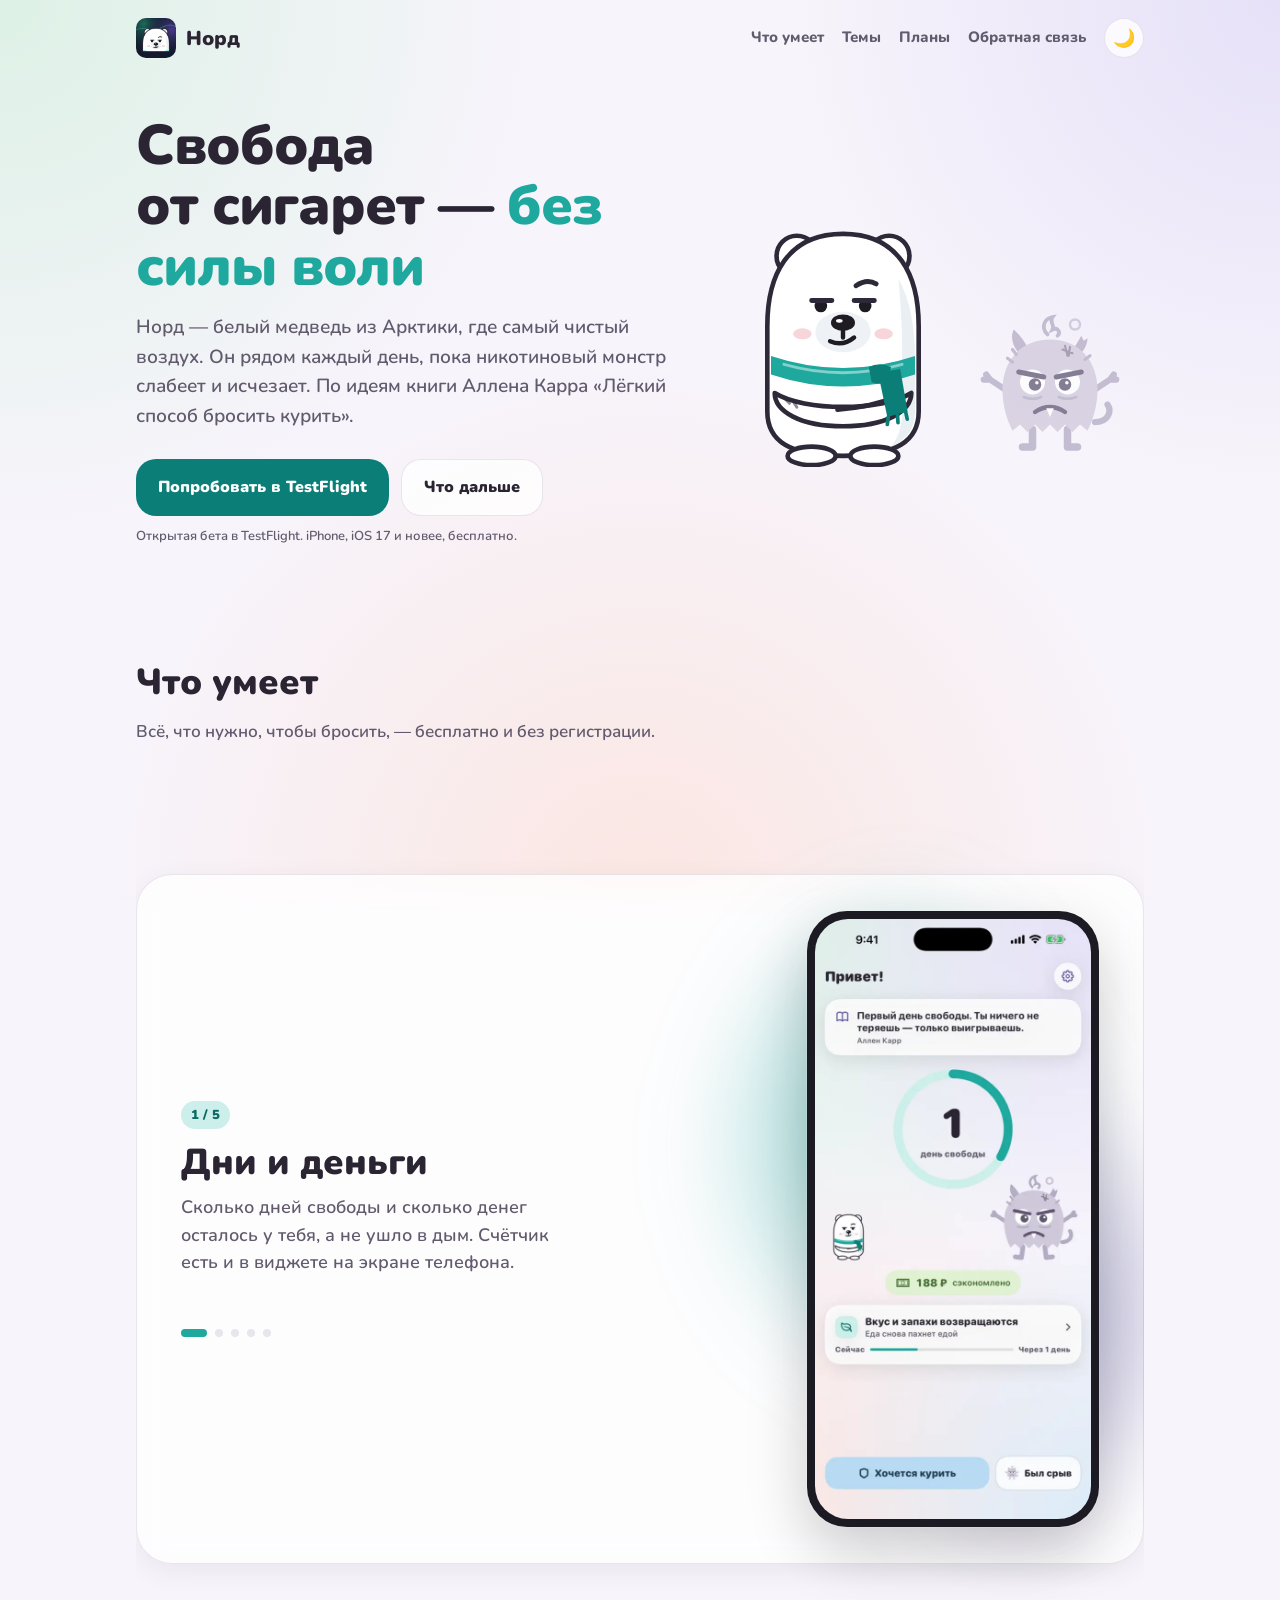
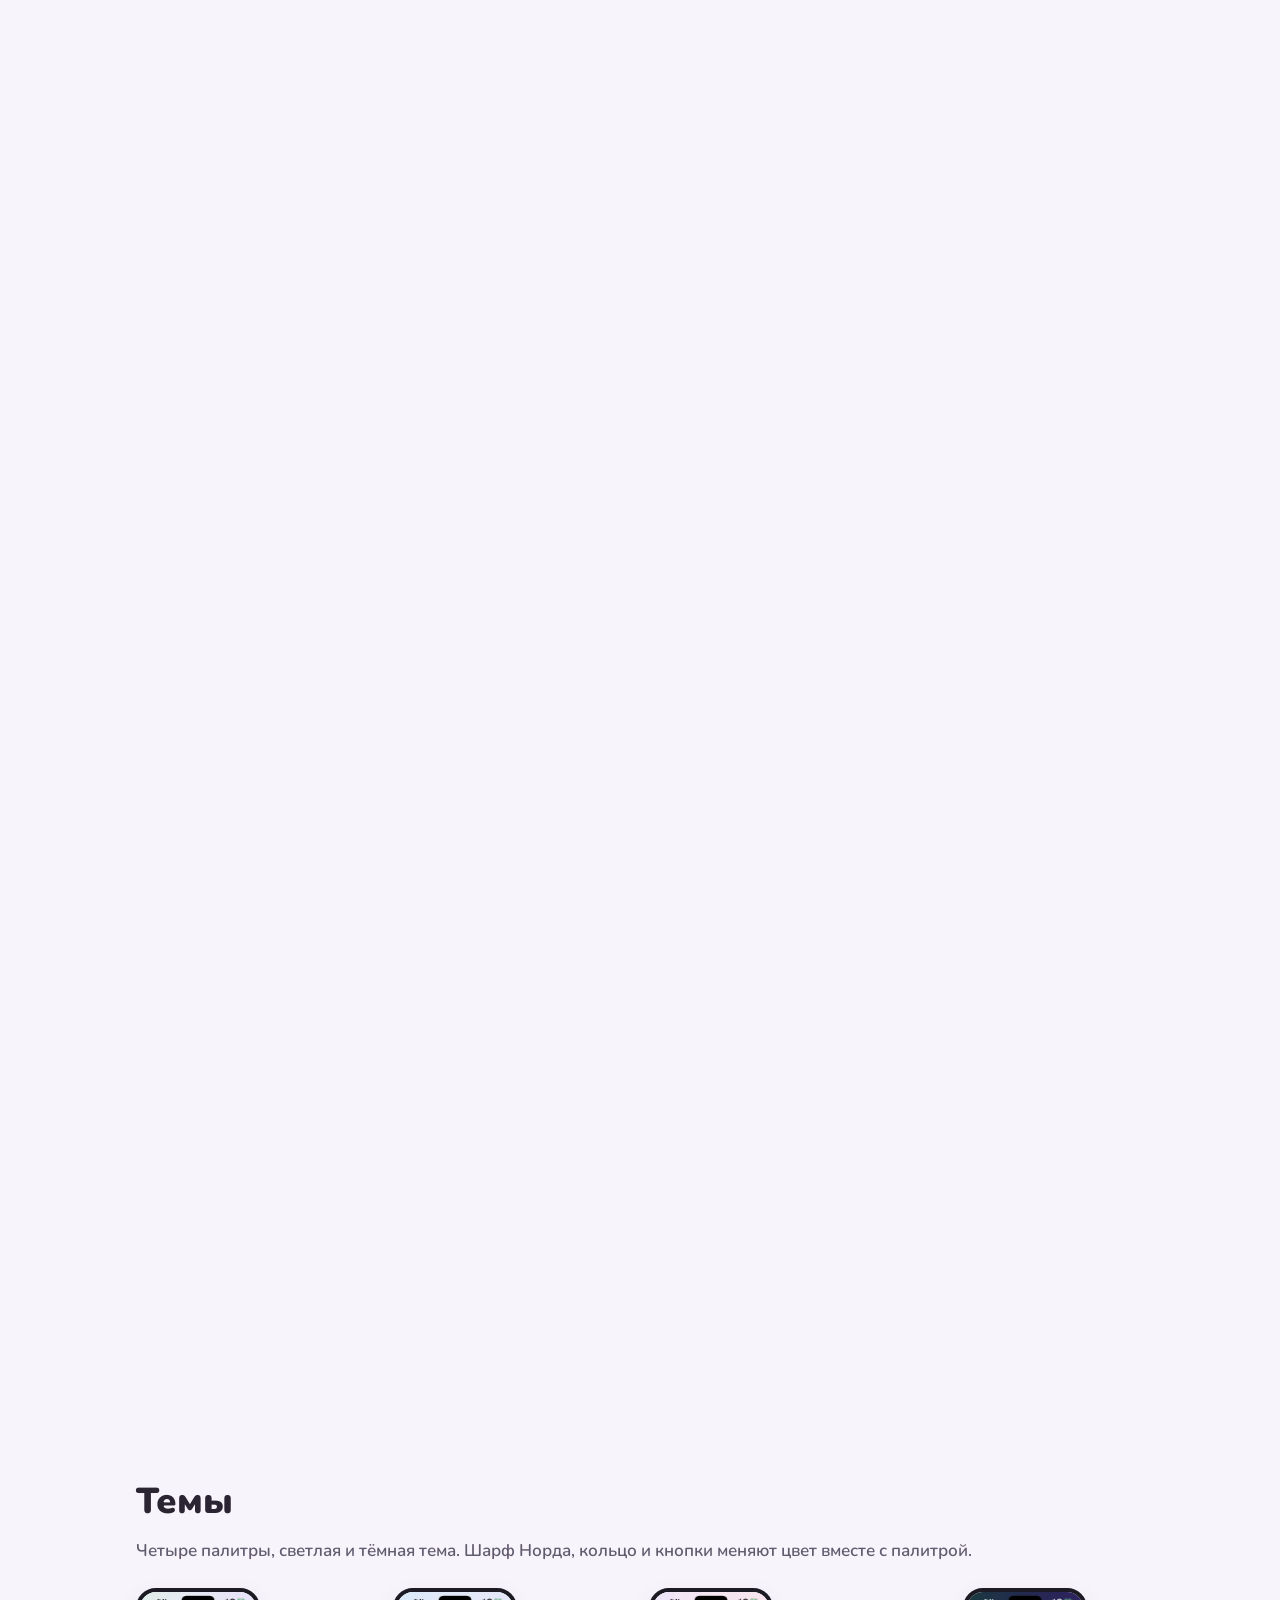
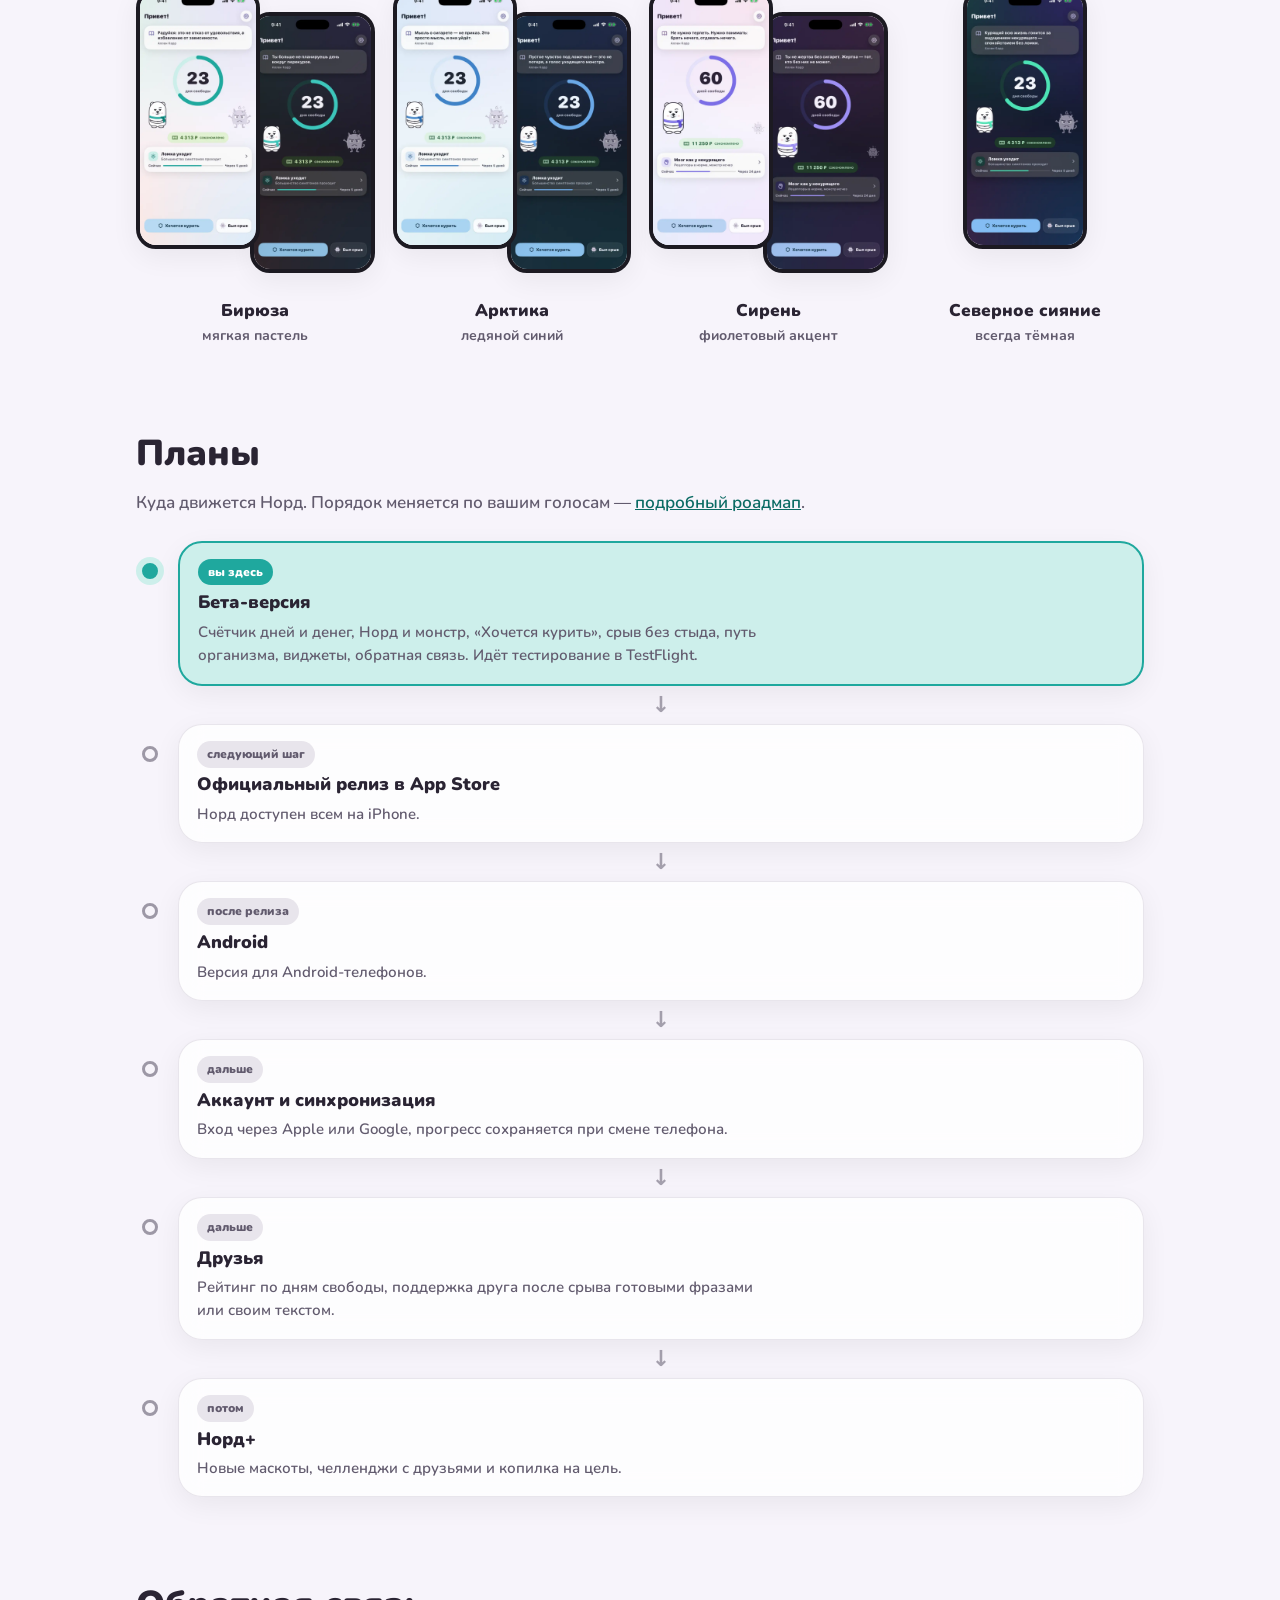
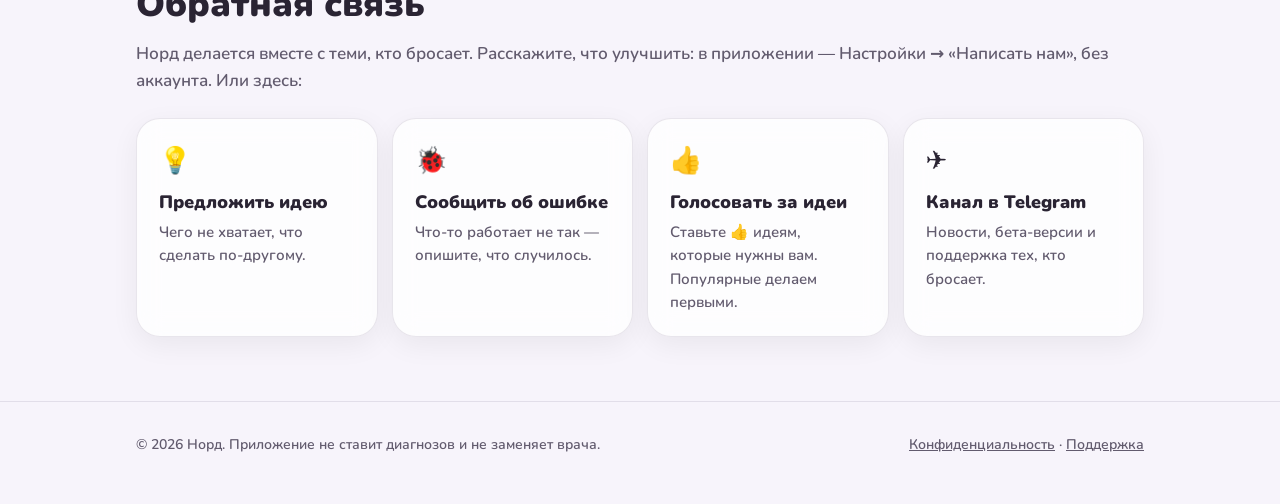
<file: index.html>
<!doctype html>
<html lang="ru">
<head>
  <meta charset="utf-8">
  <meta name="viewport" content="width=device-width, initial-scale=1">
  <title>Норд — свобода от сигарет</title>
  <meta name="description" content="Норд — приложение для iPhone, которое помогает бросить курить по методу Аллена Карра: счётчик дней и денег, никотиновый монстр, который слабеет, и белый медведь, который рядом.">
  <meta property="og:title" content="Норд — свобода от сигарет">
  <meta property="og:description" content="Бросить курить легко, если понять ловушку. Норд рядом каждый день.">
  <meta property="og:image" content="https://she-wolf.github.io/nord-app/assets/screens/3_day23.webp">
  <link rel="icon" href="assets/app-icon.png" type="image/png">
  <link rel="apple-touch-icon" href="assets/apple-touch-icon.png">
  <link rel="preconnect" href="https://fonts.googleapis.com">
  <link rel="preconnect" href="https://fonts.gstatic.com" crossorigin>
  <link href="https://fonts.googleapis.com/css2?family=Nunito:wght@600;800;900&display=swap" rel="stylesheet">
  <link rel="stylesheet" href="assets/style.css">
  <script>
    // Тема: по умолчанию как в системе, выбор кнопкой запоминается.
    try { const t = localStorage.getItem("nord-theme"); if (t) document.documentElement.dataset.theme = t; } catch (e) {}
  </script>
</head>
<body>
  <div class="wrap">
    <nav>
      <a class="brand" href="./"><img src="assets/app-icon.png" alt="">Норд</a>
      <div class="nav-right">
        <div class="links">
        <a href="#features">Что умеет</a>
        <a href="#themes">Темы</a>
        <a href="#roadmap">Планы</a>
        <a href="#feedback">Обратная связь</a>
      </div>
        <button class="theme-toggle" id="theme-toggle" type="button" aria-label="Сменить тему"></button>
      </div>
    </nav>

    <header class="hero">
      <div>
        <h1>Свобода<br>от сигарет — <span>без силы воли</span></h1>
        <p class="lead">Норд — белый медведь из Арктики, где самый чистый воздух. Он рядом каждый день, пока никотиновый монстр слабеет и исчезает. По идеям книги Аллена Карра «Лёгкий способ бросить курить».</p>
        <div class="buttons">
          <a class="btn primary" id="try" href="#feedback">Попробовать</a>
          <a class="btn secondary" href="#roadmap">Что дальше</a>
        </div>
        <p class="note" id="try-note">Открытая бета в TestFlight. iPhone, iOS 17 и новее, бесплатно.</p>
      </div>
      <div class="duo" aria-hidden="true">
        <img class="nord" src="assets/nord-full.svg" alt="">
        <img class="monster" src="assets/monster.svg" alt="">
      </div>
    </header>
  </div>

  <section id="features">
    <div class="wrap">
      <h2>Что умеет</h2>
      <p class="sub">Всё, что нужно, чтобы бросить, — бесплатно и без регистрации.</p>
      <div class="pin" id="tour" style="--steps: 5">
        <div class="pin-stage">
          <div class="pin-card">
            <div class="pin-copy">
              <div class="pin-texts">
            <article class="pin-step on" aria-hidden="false"><span class="pin-num">1 / 5</span><h3>Дни и деньги</h3><p>Сколько дней свободы и сколько денег осталось у тебя, а не ушло в дым. Счётчик есть и в виджете на экране телефона.</p></article>
            <article class="pin-step" aria-hidden="true"><span class="pin-num">2 / 5</span><h3>Никотиновый монстр</h3><p>В первые дни он огромный и требует дозу. Без неё он сдувается и к 12 неделям исчезает, а Норд растёт.</p></article>
            <article class="pin-step" aria-hidden="true"><span class="pin-num">3 / 5</span><h3>«Хочется курить»</h3><p>Без дыхательных упражнений: правда о никотине, «вспомни» и «одной не бывает». Тяга проходит, монстр остаётся голодным.</p></article>
            <article class="pin-step" aria-hidden="true"><span class="pin-num">4 / 5</span><h3>Путь организма</h3><p>Что восстанавливается и когда — по данным ВОЗ и исследований, с источниками. Приходит уведомление, когда организму становится лучше.</p></article>
            <article class="pin-step" aria-hidden="true"><span class="pin-num">5 / 5</span><h3>Срыв без стыда</h3><p>Честно отметить и начать заново. История попыток и сэкономленные деньги никуда не денутся.</p></article>
              </div>
              <div class="pin-dots" aria-hidden="true"><i class="on"></i><i></i><i></i><i></i><i></i></div>
            </div>
            <div class="tour-phone">
              <div class="device" id="tour-device"><img src="assets/screens/2_day1.webp" alt="Главный экран: счётчик дней и сэкономленные деньги" class="on"><img src="assets/screens/3_day23.webp" alt="23 дня: монстр уменьшился, Норд вырос"><img src="assets/screens/13_craving.webp" alt="Экран «Хочется курить» с карточкой"><img src="assets/screens/14_timeline.webp" alt="Путь организма: что уже восстановилось"><img src="assets/screens/5_after_relapse.webp" alt="После срыва счёт начинается заново"></div>
            </div>
          </div>
        </div>
      </div>
    </div>
  </section>

  <section id="themes">
    <div class="wrap">
      <h2>Темы</h2>
      <p class="sub">Четыре палитры, светлая и тёмная тема. Шарф Норда, кольцо и кнопки меняют цвет вместе с палитрой.</p>
      <div class="theme-grid">
        <figure class="theme"><div class="pair"><img src="assets/screens/3_day23.webp" alt="Бирюза, светлая тема" loading="lazy"><img src="assets/screens/9_day23_teal_dark.webp" alt="Бирюза, тёмная тема" loading="lazy"></div><figcaption><b>Бирюза</b><span>мягкая пастель</span></figcaption></figure>
        <figure class="theme"><div class="pair"><img src="assets/screens/10_day23_arctic.webp" alt="Арктика, светлая тема" loading="lazy"><img src="assets/screens/11_day23_arctic_dark.webp" alt="Арктика, тёмная тема" loading="lazy"></div><figcaption><b>Арктика</b><span>ледяной синий</span></figcaption></figure>
        <figure class="theme"><div class="pair"><img src="assets/screens/6_day60_lilac.webp" alt="Сирень, светлая тема" loading="lazy"><img src="assets/screens/12_day60_lilac_dark.webp" alt="Сирень, тёмная тема" loading="lazy"></div><figcaption><b>Сирень</b><span>фиолетовый акцент</span></figcaption></figure>
        <figure class="theme"><div class="pair single"><img src="assets/screens/4_day23_aurora.webp" alt="Северное сияние" loading="lazy"></div><figcaption><b>Северное сияние</b><span>всегда тёмная</span></figcaption></figure>
      </div>
    </div>
  </section>

  <section id="roadmap">
    <div class="wrap">
      <h2>Планы</h2>
      <p class="sub">Куда движется Норд. Порядок меняется по вашим голосам — <a href="https://github.com/She-Wolf/nord-app/blob/main/ROADMAP.md">подробный роадмап</a>.</p>
      <ol class="road">
        <li class="milestone here">
          <span class="dot" aria-hidden="true"></span>
          <div class="card">
            <span class="badge">вы здесь</span>
            <h3>Бета-версия</h3>
            <p>Счётчик дней и денег, Норд и монстр, «Хочется курить», срыв без стыда, путь организма, виджеты, обратная связь. Идёт тестирование в TestFlight.</p>
          </div>
        </li>
        <li class="milestone">
          <span class="dot" aria-hidden="true"></span>
          <div class="card"><span class="badge">следующий шаг</span><h3>Официальный релиз в App Store</h3><p>Норд доступен всем на iPhone.</p></div>
        </li>
        <li class="milestone">
          <span class="dot" aria-hidden="true"></span>
          <div class="card"><span class="badge">после релиза</span><h3>Android</h3><p>Версия для Android-телефонов.</p></div>
        </li>
        <li class="milestone">
          <span class="dot" aria-hidden="true"></span>
          <div class="card"><span class="badge">дальше</span><h3>Аккаунт и синхронизация</h3><p>Вход через Apple или Google, прогресс сохраняется при смене телефона.</p></div>
        </li>
        <li class="milestone">
          <span class="dot" aria-hidden="true"></span>
          <div class="card"><span class="badge">дальше</span><h3>Друзья</h3><p>Рейтинг по дням свободы, поддержка друга после срыва готовыми фразами или своим текстом.</p></div>
        </li>
        <li class="milestone">
          <span class="dot" aria-hidden="true"></span>
          <div class="card"><span class="badge">потом</span><h3>Норд+</h3><p>Новые маскоты, челленджи с друзьями и копилка на цель.</p></div>
        </li>
      </ol>
    </div>
  </section>

  <section id="feedback">
    <div class="wrap">
      <h2>Обратная связь</h2>
      <p class="sub">Норд делается вместе с теми, кто бросает. Расскажите, что улучшить: в приложении — Настройки → «Написать нам», без аккаунта. Или здесь:</p>
      <div class="feedback">
        <a class="card" href="https://github.com/She-Wolf/nord-app/issues/new?template=idea.yml"><div class="emoji">💡</div><h3>Предложить идею</h3><p>Чего не хватает, что сделать по-другому.</p></a>
        <a class="card" href="https://github.com/She-Wolf/nord-app/issues/new?template=bug.yml"><div class="emoji">🐞</div><h3>Сообщить об ошибке</h3><p>Что-то работает не так — опишите, что случилось.</p></a>
        <a class="card" href="https://github.com/She-Wolf/nord-app/issues?q=is%3Aissue+label%3Aидея+sort%3Areactions-%2B1-desc"><div class="emoji">👍</div><h3>Голосовать за идеи</h3><p>Ставьте 👍 идеям, которые нужны вам. Популярные делаем первыми.</p></a>
        <a class="card" href="https://t.me/nord_freedom"><div class="emoji">✈️</div><h3>Канал в Telegram</h3><p>Новости, бета-версии и поддержка тех, кто бросает.</p></a>
      </div>
    </div>
  </section>

  <footer>
    <div class="wrap">
      <span>© 2026 Норд. Приложение не ставит диагнозов и не заменяет врача.</span>
      <span><a href="privacy.html">Конфиденциальность</a> · <a href="support.html">Поддержка</a></span>
    </div>
  </footer>

  <script>
    // «Что умеет»: карточка закреплена, пока идёт прокрутка через блок; внутри меняются текст и экран.
    (function () {
      const pin = document.getElementById("tour");
      if (!pin) return;
      const texts = Array.from(pin.querySelectorAll(".pin-step"));
      const shots = Array.from(pin.querySelectorAll("#tour-device img"));
      const dots = Array.from(pin.querySelectorAll(".pin-dots i"));
      let current = 0;
      function update() {
        const rect = pin.getBoundingClientRect();
        const run = pin.offsetHeight - window.innerHeight;
        const progress = run > 0 ? Math.min(Math.max(-rect.top / run, 0), 0.9999) : 0;
        const index = Math.floor(progress * texts.length);
        if (index === current) return;
        current = index;
        [texts, shots, dots].forEach((list) => list.forEach((el, i) => el.classList.toggle("on", i === index)));
        texts.forEach((el, i) => el.setAttribute("aria-hidden", String(i !== index)));
      }
      window.addEventListener("scroll", update, { passive: true });
      window.addEventListener("resize", update);
      window.addEventListener("load", update);
      update();
    })();

    // Публичная ссылка TestFlight. Пока её нет, кнопка ведёт в Telegram-канал, где ссылка появится первой.
    const TESTFLIGHT_LINK = "https://testflight.apple.com/join/RJz8dRXB";
    const tryButton = document.getElementById("try");
    const tryNote = document.getElementById("try-note");
    if (TESTFLIGHT_LINK) {
      tryButton.href = TESTFLIGHT_LINK;
      tryButton.textContent = "Попробовать в TestFlight";
    } else {
      tryButton.href = "https://t.me/nord_freedom";
      tryButton.textContent = "Попробовать бету";
      tryNote.textContent = "Открытая бета скоро. Ссылка первой появится в Telegram-канале. iPhone, iOS 17 и новее, бесплатно.";
    }
  </script>
  <script>
    (function () {
      const root = document.documentElement, button = document.getElementById("theme-toggle");
      const isDark = () => (root.dataset.theme || (matchMedia("(prefers-color-scheme: dark)").matches ? "dark" : "light")) === "dark";
      const render = () => { button.textContent = isDark() ? "☀️" : "🌙"; button.title = isDark() ? "Светлая тема" : "Тёмная тема"; };
      button.addEventListener("click", () => {
        const next = isDark() ? "light" : "dark";
        root.dataset.theme = next;
        try { localStorage.setItem("nord-theme", next); } catch (e) {}
        render();
      });
      matchMedia("(prefers-color-scheme: dark)").addEventListener("change", render);
      render();
    })();
  </script>
</body>
</html>
</file>
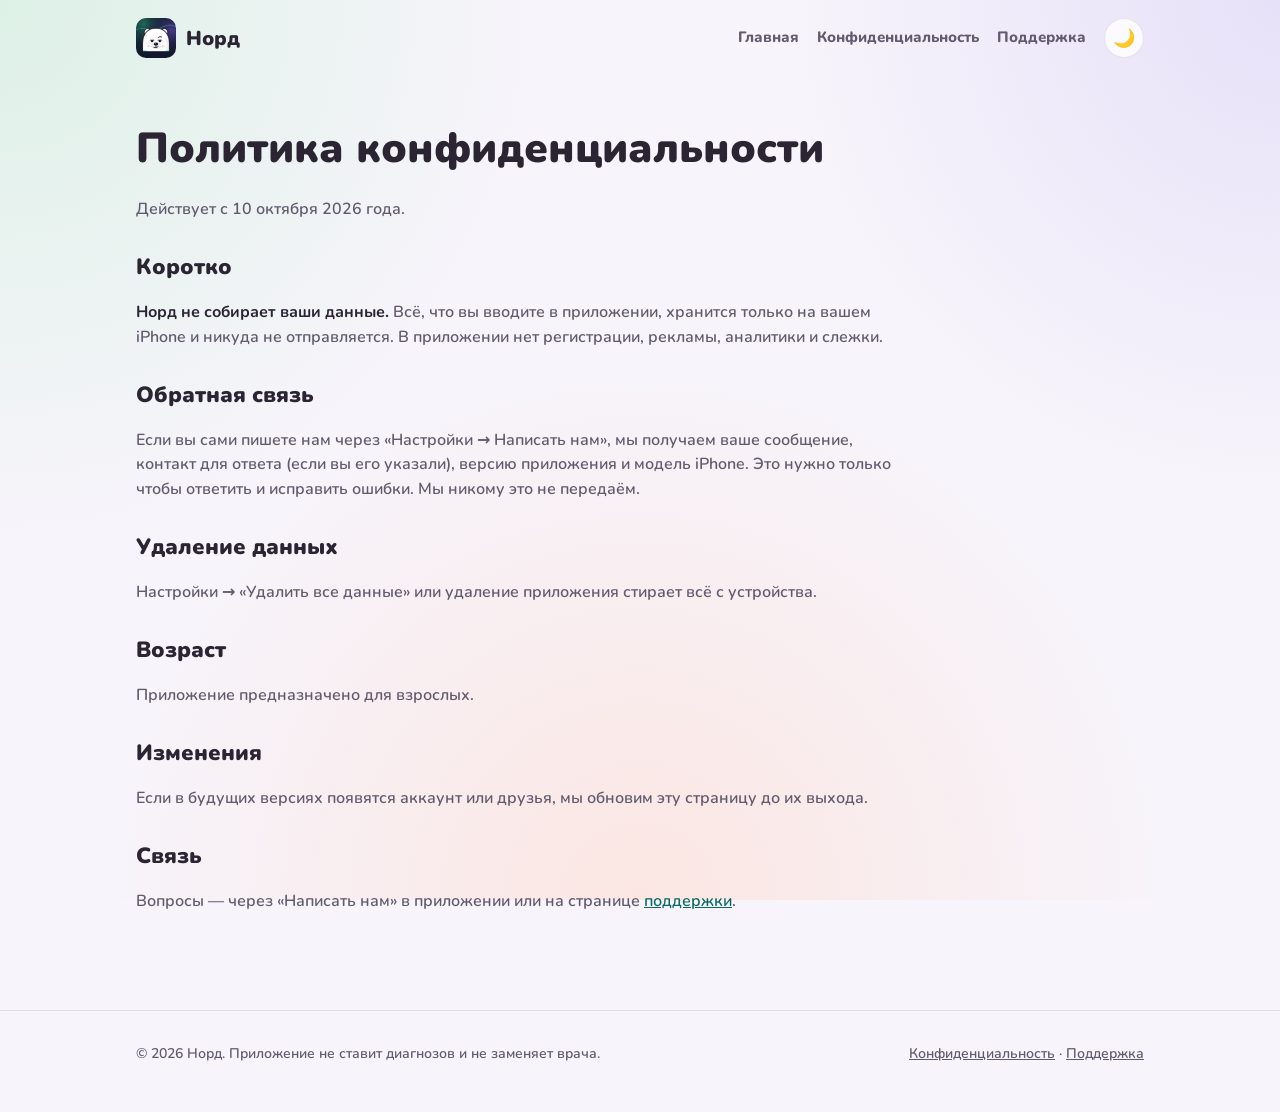
<file: privacy.html>
<!doctype html>
<html lang="ru">
<head>
  <meta charset="utf-8">
  <meta name="viewport" content="width=device-width, initial-scale=1">
  <title>Конфиденциальность — Норд</title>
  <meta name="description" content="Политика конфиденциальности приложения Норд: данные хранятся только на iPhone.">
  <link rel="icon" href="assets/app-icon.png" type="image/png">
  <link rel="apple-touch-icon" href="assets/apple-touch-icon.png">
  <link rel="preconnect" href="https://fonts.googleapis.com">
  <link rel="preconnect" href="https://fonts.gstatic.com" crossorigin>
  <link href="https://fonts.googleapis.com/css2?family=Nunito:wght@600;800;900&display=swap" rel="stylesheet">
  <link rel="stylesheet" href="assets/style.css">
  <script>
    // Тема: по умолчанию как в системе, выбор кнопкой запоминается.
    try { const t = localStorage.getItem("nord-theme"); if (t) document.documentElement.dataset.theme = t; } catch (e) {}
  </script>
</head>
<body>
  <div class="wrap">
    <nav>
      <a class="brand" href="./"><img src="assets/app-icon.png" alt="">Норд</a>
      <div class="nav-right">
        <div class="links">
        <a href="./">Главная</a>
        <a href="privacy.html">Конфиденциальность</a>
        <a href="support.html">Поддержка</a>
      </div>
        <button class="theme-toggle" id="theme-toggle" type="button" aria-label="Сменить тему"></button>
      </div>
    </nav>
    <main class="doc">
      <h1>Политика конфиденциальности</h1>
      <p>Действует с 10 октября 2026 года.</p>

      <h2>Коротко</h2>
      <p><strong>Норд не собирает ваши данные.</strong> Всё, что вы вводите в приложении, хранится только на вашем iPhone и никуда не отправляется. В приложении нет регистрации, рекламы, аналитики и слежки.</p>

      <h2>Обратная связь</h2>
      <p>Если вы сами пишете нам через «Настройки → Написать нам», мы получаем ваше сообщение, контакт для ответа (если вы его указали), версию приложения и модель iPhone. Это нужно только чтобы ответить и исправить ошибки. Мы никому это не передаём.</p>

      <h2>Удаление данных</h2>
      <p>Настройки → «Удалить все данные» или удаление приложения стирает всё с устройства.</p>

      <h2>Возраст</h2>
      <p>Приложение предназначено для взрослых.</p>

      <h2>Изменения</h2>
      <p>Если в будущих версиях появятся аккаунт или друзья, мы обновим эту страницу до их выхода.</p>

      <h2>Связь</h2>
      <p>Вопросы — через «Написать нам» в приложении или на странице <a href="support.html">поддержки</a>.</p>
    </main>
  </div>
  <footer>
    <div class="wrap">
      <span>© 2026 Норд. Приложение не ставит диагнозов и не заменяет врача.</span>
      <span><a href="privacy.html">Конфиденциальность</a> · <a href="support.html">Поддержка</a></span>
    </div>
  </footer>
  <script>
    (function () {
      const root = document.documentElement, button = document.getElementById("theme-toggle");
      const isDark = () => (root.dataset.theme || (matchMedia("(prefers-color-scheme: dark)").matches ? "dark" : "light")) === "dark";
      const render = () => { button.textContent = isDark() ? "☀️" : "🌙"; button.title = isDark() ? "Светлая тема" : "Тёмная тема"; };
      button.addEventListener("click", () => {
        const next = isDark() ? "light" : "dark";
        root.dataset.theme = next;
        try { localStorage.setItem("nord-theme", next); } catch (e) {}
        render();
      });
      matchMedia("(prefers-color-scheme: dark)").addEventListener("change", render);
      render();
    })();
  </script>
</body>
</html>
</file>
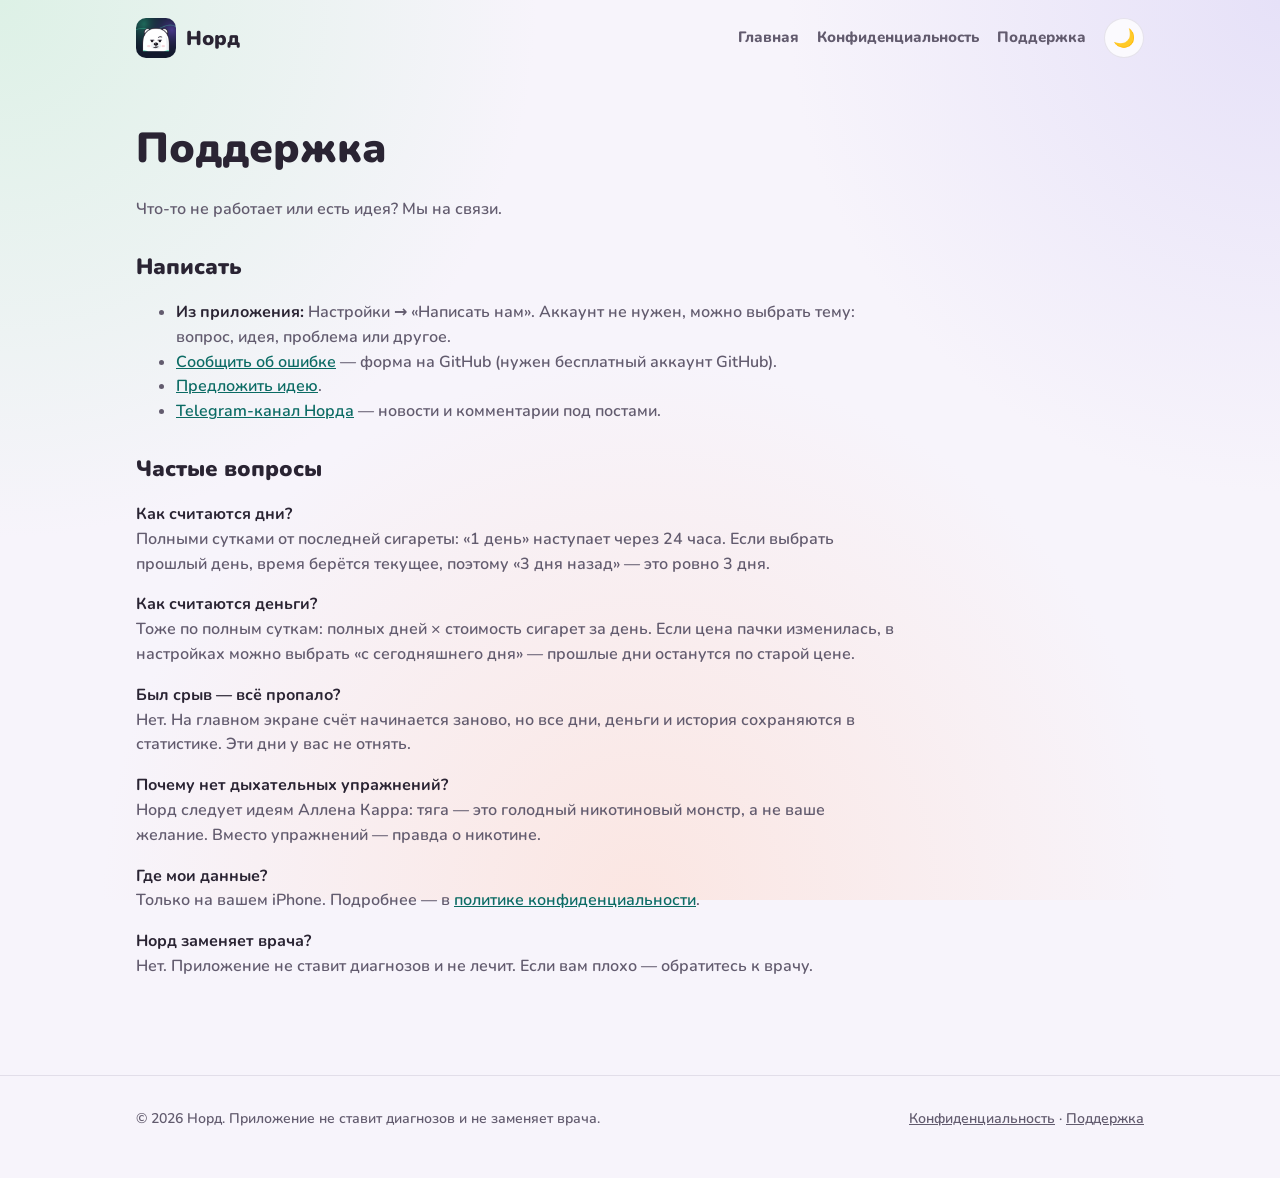
<file: support.html>
<!doctype html>
<html lang="ru">
<head>
  <meta charset="utf-8">
  <meta name="viewport" content="width=device-width, initial-scale=1">
  <title>Поддержка — Норд</title>
  <meta name="description" content="Поддержка приложения Норд: ошибки, идеи, частые вопросы.">
  <link rel="icon" href="assets/app-icon.png" type="image/png">
  <link rel="apple-touch-icon" href="assets/apple-touch-icon.png">
  <link rel="preconnect" href="https://fonts.googleapis.com">
  <link rel="preconnect" href="https://fonts.gstatic.com" crossorigin>
  <link href="https://fonts.googleapis.com/css2?family=Nunito:wght@600;800;900&display=swap" rel="stylesheet">
  <link rel="stylesheet" href="assets/style.css">
  <script>
    // Тема: по умолчанию как в системе, выбор кнопкой запоминается.
    try { const t = localStorage.getItem("nord-theme"); if (t) document.documentElement.dataset.theme = t; } catch (e) {}
  </script>
</head>
<body>
  <div class="wrap">
    <nav>
      <a class="brand" href="./"><img src="assets/app-icon.png" alt="">Норд</a>
      <div class="nav-right">
        <div class="links">
        <a href="./">Главная</a>
        <a href="privacy.html">Конфиденциальность</a>
        <a href="support.html">Поддержка</a>
      </div>
        <button class="theme-toggle" id="theme-toggle" type="button" aria-label="Сменить тему"></button>
      </div>
    </nav>
    <main class="doc">
      <h1>Поддержка</h1>
      <p>Что-то не работает или есть идея? Мы на связи.</p>

      <h2>Написать</h2>
      <ul>
        <li><strong>Из приложения:</strong> Настройки → «Написать нам». Аккаунт не нужен, можно выбрать тему: вопрос, идея, проблема или другое.</li>
        <li><a href="https://github.com/She-Wolf/nord-app/issues/new?template=bug.yml">Сообщить об ошибке</a> — форма на GitHub (нужен бесплатный аккаунт GitHub).</li>
        <li><a href="https://github.com/She-Wolf/nord-app/issues/new?template=idea.yml">Предложить идею</a>.</li>
        <li><a href="https://t.me/nord_freedom">Telegram-канал Норда</a> — новости и комментарии под постами.</li>
      </ul>

      <h2>Частые вопросы</h2>
      <p><strong>Как считаются дни?</strong><br>Полными сутками от последней сигареты: «1 день» наступает через 24 часа. Если выбрать прошлый день, время берётся текущее, поэтому «3 дня назад» — это ровно 3 дня.</p>
      <p><strong>Как считаются деньги?</strong><br>Тоже по полным суткам: полных дней × стоимость сигарет за день. Если цена пачки изменилась, в настройках можно выбрать «с сегодняшнего дня» — прошлые дни останутся по старой цене.</p>
      <p><strong>Был срыв — всё пропало?</strong><br>Нет. На главном экране счёт начинается заново, но все дни, деньги и история сохраняются в статистике. Эти дни у вас не отнять.</p>
      <p><strong>Почему нет дыхательных упражнений?</strong><br>Норд следует идеям Аллена Карра: тяга — это голодный никотиновый монстр, а не ваше желание. Вместо упражнений — правда о никотине.</p>
      <p><strong>Где мои данные?</strong><br>Только на вашем iPhone. Подробнее — в <a href="privacy.html">политике конфиденциальности</a>.</p>
      <p><strong>Норд заменяет врача?</strong><br>Нет. Приложение не ставит диагнозов и не лечит. Если вам плохо — обратитесь к врачу.</p>
    </main>
  </div>
  <footer>
    <div class="wrap">
      <span>© 2026 Норд. Приложение не ставит диагнозов и не заменяет врача.</span>
      <span><a href="privacy.html">Конфиденциальность</a> · <a href="support.html">Поддержка</a></span>
    </div>
  </footer>
  <script>
    (function () {
      const root = document.documentElement, button = document.getElementById("theme-toggle");
      const isDark = () => (root.dataset.theme || (matchMedia("(prefers-color-scheme: dark)").matches ? "dark" : "light")) === "dark";
      const render = () => { button.textContent = isDark() ? "☀️" : "🌙"; button.title = isDark() ? "Светлая тема" : "Тёмная тема"; };
      button.addEventListener("click", () => {
        const next = isDark() ? "light" : "dark";
        root.dataset.theme = next;
        try { localStorage.setItem("nord-theme", next); } catch (e) {}
        render();
      });
      matchMedia("(prefers-color-scheme: dark)").addEventListener("change", render);
      render();
    })();
  </script>
</body>
</html>
</file>
<file: assets/style.css>
:root {
  --bg: #F7F4FB;
  --glow1: #DDF1E6;
  --glow2: #E6E1F8;
  --glow3: #FBE6E2;
  --card: rgba(255, 255, 255, 0.78);
  --text: #2A2433;
  --text2: #625B6E;
  --accent: #1FA89E;
  --accent-soft: #CDEFEB;
  --accent-ink: #0B6B64;
  --button: #0B7F77;
  --button-ink: #FFFFFF;
  --lavender: #E0DBF7;
  --lavender-ink: #5D559F;
  --sky: #D6EAF8;
  --rose: #FBE6E2;
  --money: #E0F1D3;
  --money-ink: #3F6B2E;
  --line: rgba(120, 108, 140, 0.16);
  --shadow: 0 8px 28px rgba(0, 0, 0, 0.06);
}

@media (prefers-color-scheme: dark) {
  :root:not([data-theme="light"]) {
    --bg: #1E1B25;
    --glow1: #1F3332;
    --glow2: #2A2640;
    --glow3: #33262A;
    --card: rgba(255, 255, 255, 0.07);
    --text: #F1EDF6;
    --text2: #B6AFC2;
    --accent: #3CC7BC;
    --accent-soft: #1F3B3A;
    --accent-ink: #A7EDE6;
    --button: #3CC7BC;
    --button-ink: #06302C;
    --lavender: #2E2A44;
    --lavender-ink: #D2CCF7;
    --sky: #23323F;
    --rose: #33262A;
    --money: #2B3826;
    --money-ink: #C6E8B2;
    --line: rgba(255, 255, 255, 0.12);
    --shadow: 0 8px 28px rgba(0, 0, 0, 0.3);
  }
}

:root[data-theme="dark"] {
  --bg: #1E1B25;
  --glow1: #1F3332;
  --glow2: #2A2640;
  --glow3: #33262A;
  --card: rgba(255, 255, 255, 0.07);
  --text: #F1EDF6;
  --text2: #B6AFC2;
  --accent: #3CC7BC;
  --accent-soft: #1F3B3A;
  --accent-ink: #A7EDE6;
  --button: #3CC7BC;
  --button-ink: #06302C;
  --lavender: #2E2A44;
  --lavender-ink: #D2CCF7;
  --sky: #23323F;
  --rose: #33262A;
  --money: #2B3826;
  --money-ink: #C6E8B2;
  --line: rgba(255, 255, 255, 0.12);
  --shadow: 0 8px 28px rgba(0, 0, 0, 0.3);
}

* { box-sizing: border-box; }

html { scroll-behavior: smooth; }

body {
  margin: 0;
  font-family: "Nunito", -apple-system, "SF Pro Rounded", system-ui, sans-serif;
  color: var(--text);
  background:
    radial-gradient(60vmax 60vmax at 0% 0%, var(--glow1), transparent 70%),
    radial-gradient(55vmax 55vmax at 100% 0%, var(--glow2), transparent 70%),
    radial-gradient(60vmax 60vmax at 50% 100%, var(--glow3), transparent 70%),
    var(--bg);
  background-attachment: fixed;
  line-height: 1.55;
  -webkit-font-smoothing: antialiased;
}

a { color: var(--accent-ink); }

.wrap { max-width: 1040px; margin: 0 auto; padding: 0 16px; }

nav {
  display: flex;
  align-items: center;
  justify-content: space-between;
  gap: 12px;
  padding: 18px 0;
}
.brand { display: flex; align-items: center; gap: 10px; font-weight: 900; font-size: 20px; text-decoration: none; color: var(--text); }
.brand img { width: 40px; height: 40px; border-radius: 10px; }
nav .links { display: flex; gap: 18px; flex-wrap: wrap; font-weight: 800; font-size: 15px; }
nav .links a { text-decoration: none; color: var(--text2); }
nav .links a:hover { color: var(--accent-ink); }
.nav-right { display: flex; align-items: center; gap: 18px; }
.theme-toggle {
  width: 40px; height: 40px; border-radius: 50%; border: 1px solid var(--line);
  background: var(--card); color: var(--text); font-size: 18px; cursor: pointer;
  display: grid; place-items: center; flex: 0 0 auto;
}
.theme-toggle:hover { border-color: var(--accent); }
.theme-toggle:focus-visible { outline: 2px solid var(--accent); outline-offset: 2px; }

.hero {
  display: grid;
  grid-template-columns: 1.1fr 0.9fr;
  gap: 32px;
  align-items: center;
  padding: 40px 0 56px;
}
.hero h1 { font-size: clamp(34px, 6vw, 56px); line-height: 1.08; margin: 0 0 16px; font-weight: 900; letter-spacing: -0.02em; }
.hero h1 span { color: var(--accent); }
.hero p.lead { font-size: 19px; color: var(--text2); margin: 0 0 28px; font-weight: 600; }
.duo { display: flex; align-items: flex-end; justify-content: center; gap: 12px; }
.duo .nord { width: min(46vw, 240px); }
.duo .monster { width: min(30vw, 150px); opacity: 0.75; animation: kick 1.8s ease-in-out infinite; transform-origin: bottom center; }
@keyframes kick { 0%, 100% { transform: rotate(-2deg); } 50% { transform: rotate(2deg); } }

.buttons { display: flex; gap: 12px; flex-wrap: wrap; }
.btn {
  display: inline-flex; align-items: center; gap: 8px;
  padding: 15px 22px; border-radius: 20px;
  font-weight: 900; font-size: 16px; text-decoration: none;
  transition: transform 0.15s ease, opacity 0.15s ease;
}
.btn:hover { transform: translateY(-1px); }
.btn.primary { background: var(--button); color: var(--button-ink); }
.btn.secondary { background: var(--card); color: var(--text); border: 1.5px solid var(--line); }
.note { font-size: 13px; color: var(--text2); margin-top: 10px; font-weight: 600; }

section { padding: 40px 0; }
section h2 { font-size: clamp(26px, 4vw, 36px); margin: 0 0 8px; font-weight: 900; }
section .sub { color: var(--text2); margin: 0 0 24px; font-weight: 600; font-size: 17px; }

.card {
  background: var(--card);
  border: 1px solid var(--line);
  border-radius: 24px;
  padding: 22px;
  box-shadow: var(--shadow);
  backdrop-filter: blur(12px);
  -webkit-backdrop-filter: blur(12px);
}


#features { overflow-x: clip; }

/* «Что умеет»: одна карточка закреплена на экране, пока идёт прокрутка через блок.
   Высота блока задаёт, сколько прокрутки приходится на один пункт. */
.pin { position: relative; height: calc(var(--steps) * 65vh + 100vh); }
.pin-stage { position: sticky; top: 0; height: 100vh; display: flex; align-items: center; overflow-x: clip; }
.pin-card {
  width: 100%; display: grid; grid-template-columns: minmax(0, 1fr) auto; gap: 40px; align-items: center;
  padding: 36px 44px; border-radius: 36px;
  background: var(--card); border: 1px solid var(--line); box-shadow: var(--shadow);
  backdrop-filter: blur(14px); -webkit-backdrop-filter: blur(14px);
}
.pin-copy { display: grid; gap: 24px; }
.pin-texts { display: grid; }
.pin-step { grid-area: 1 / 1; opacity: 0; transform: translateY(10px); transition: opacity .35s ease, transform .35s ease; pointer-events: none; }
.pin-step.on { opacity: 1; transform: none; pointer-events: auto; }
.pin-num { display: inline-block; font-size: 13px; font-weight: 900; color: var(--accent-ink); background: var(--accent-soft); padding: 4px 10px; border-radius: 999px; margin-bottom: 14px; font-variant-numeric: tabular-nums; }
.pin-step h3 { margin: 0 0 10px; font-size: clamp(26px, 3vw, 36px); font-weight: 900; line-height: 1.12; text-wrap: balance; }
.pin-step p { margin: 0; color: var(--text2); font-size: 18px; font-weight: 600; max-width: 36ch; }
.pin-dots { display: flex; gap: 8px; }
.pin-dots i { width: 8px; height: 8px; border-radius: 999px; background: var(--line); transition: width .3s ease, background .3s ease; }
.pin-dots i.on { width: 26px; background: var(--accent); }

.tour-phone { position: relative; isolation: isolate; display: flex; align-items: center; justify-content: center; }
/* Мягкое размытое облачко за телефоном */
.tour-phone::before {
  content: ""; position: absolute; inset: -6% -40%; z-index: -1; border-radius: 50%;
  background:
    radial-gradient(closest-side at 38% 38%, color-mix(in srgb, var(--accent) 55%, transparent), transparent),
    radial-gradient(closest-side at 64% 64%, color-mix(in srgb, var(--lavender-ink) 50%, transparent), transparent);
  filter: blur(40px);
}
.device {
  position: relative; height: min(68vh, 600px); aspect-ratio: 644 / 1400; box-sizing: content-box;
  border-radius: 40px; padding: 8px; background: #1C1A22;
  box-shadow: 0 0 0 1px rgba(255, 255, 255, 0.14), 0 24px 60px rgba(0, 0, 0, 0.2);
}
.device img { position: absolute; inset: 8px; width: calc(100% - 16px); height: calc(100% - 16px); border-radius: 33px; opacity: 0; transition: opacity .25s ease; }
.device img.on { opacity: 1; }

@media (max-width: 760px) {
  /* На телефоне: экран сверху, текст под ним, карточка всё так же закреплена */
  .pin { height: calc(var(--steps) * 55vh + 100vh); }
  .pin-card { grid-template-columns: 1fr; gap: 18px; padding: 18px 18px 22px; border-radius: 28px; justify-items: center; }
  .tour-phone { order: -1; }
  .device { height: 46vh; border-radius: 30px; padding: 6px; }
  .device img { inset: 6px; width: calc(100% - 12px); height: calc(100% - 12px); border-radius: 25px; }
  .pin-copy { gap: 14px; justify-items: center; text-align: center; }
  .pin-num { margin-bottom: 8px; }
  .pin-step h3 { font-size: 24px; }
  .pin-step p { font-size: 16px; margin-inline: auto; }
}

/* Темы: светлая и тёмная версия палитры рядом */
.theme-grid { display: grid; grid-template-columns: repeat(auto-fit, minmax(220px, 1fr)); gap: 18px; }
.theme { margin: 0; display: grid; gap: 10px; }
.theme .pair { position: relative; height: 300px; max-width: 280px; width: 100%; margin-inline: auto; }
.theme .pair img {
  position: absolute; width: 58%; border-radius: 20px; box-shadow: var(--shadow);
  border: 4px solid #1C1A22; background: #1C1A22;
}
.theme .pair img { width: 52%; }
.theme .pair img:first-child { left: 0; top: 0; z-index: 1; }
.theme .pair img:last-child { right: 0; top: 24px; }
.theme .pair.single img { left: 24%; right: auto; top: 0; }
.theme figcaption { display: grid; text-align: center; }
.theme figcaption b { font-size: 17px; font-weight: 900; }
.theme figcaption span { font-size: 14px; color: var(--text2); font-weight: 700; }

/* Роадмап: карточки друг под другом, у каждой слева точка, между карточками стрелка */
.road { list-style: none; margin: 0; padding: 0; display: grid; gap: 0; }
.milestone { display: grid; grid-template-columns: 28px minmax(0, 1fr); column-gap: 14px; position: relative; }
.milestone .dot {
  grid-column: 1; grid-row: 1; justify-self: center; margin-top: 22px;
  width: 16px; height: 16px; border-radius: 50%; background: var(--bg); border: 3px solid var(--text2); opacity: .6;
}
.milestone .card { grid-column: 2; padding: 16px 18px; display: grid; gap: 4px; justify-items: start; }
.milestone:not(:last-child)::after {
  content: "↓"; grid-column: 2; justify-self: center;
  font-size: 22px; font-weight: 900; line-height: 1; color: var(--text2); opacity: .55; padding-block: 8px;
}
.milestone h3 { margin: 0; font-size: 18px; font-weight: 900; }
.milestone p { margin: 0; color: var(--text2); font-size: 15px; font-weight: 600; max-width: 65ch; }
.badge { font-size: 12px; font-weight: 900; padding: 4px 10px; border-radius: 999px; background: var(--line); color: var(--text2); white-space: nowrap; }
.milestone.here .card { border: 2px solid var(--accent); background: var(--accent-soft); }
.milestone.here .badge { background: var(--accent); color: var(--button-ink); }
.milestone.here .dot { opacity: 1; border-color: var(--accent); background: var(--accent); box-shadow: 0 0 0 6px var(--accent-soft); animation: here 2.4s ease-in-out infinite; }
@keyframes here { 50% { box-shadow: 0 0 0 10px transparent; } }

.feedback { display: grid; grid-template-columns: repeat(auto-fit, minmax(240px, 1fr)); gap: 14px; }
.feedback a.card { text-decoration: none; color: var(--text); display: block; transition: transform 0.15s ease; }
.feedback a.card:hover { transform: translateY(-2px); }
.feedback h3 { margin: 8px 0 4px; font-size: 18px; font-weight: 900; }
.feedback p { margin: 0; color: var(--text2); font-weight: 600; font-size: 15px; }
.feedback .emoji { font-size: 26px; }

.doc { max-width: 760px; padding: 24px 0 56px; }
.doc h1 { font-size: clamp(30px, 5vw, 42px); font-weight: 900; margin: 16px 0 8px; }
.doc h2 { font-size: 22px; font-weight: 900; margin: 28px 0 8px; }
.doc p, .doc li { font-weight: 600; color: var(--text2); }
.doc strong { color: var(--text); }

footer { padding: 32px 0 48px; color: var(--text2); font-size: 14px; font-weight: 600; border-top: 1px solid var(--line); margin-top: 24px; }
footer .wrap { display: flex; justify-content: space-between; gap: 16px; flex-wrap: wrap; }
footer a { color: var(--text2); }

@media (max-width: 520px) {
  /* На телефоне в шапке только логотип и кнопка темы: страница короткая, её удобнее листать */
  nav .links { display: none; }
}

@media (max-width: 760px) {
  .hero { grid-template-columns: 1fr; padding-top: 16px; text-align: left; }
  .duo { order: -1; }
  nav .links { gap: 12px; font-size: 14px; }
  .theme .pair { height: 340px; }
}

@media (prefers-reduced-motion: reduce) {
  .duo .monster { animation: none; }
  .milestone.here .dot { animation: none; }
  html { scroll-behavior: auto; }
}
</file>
